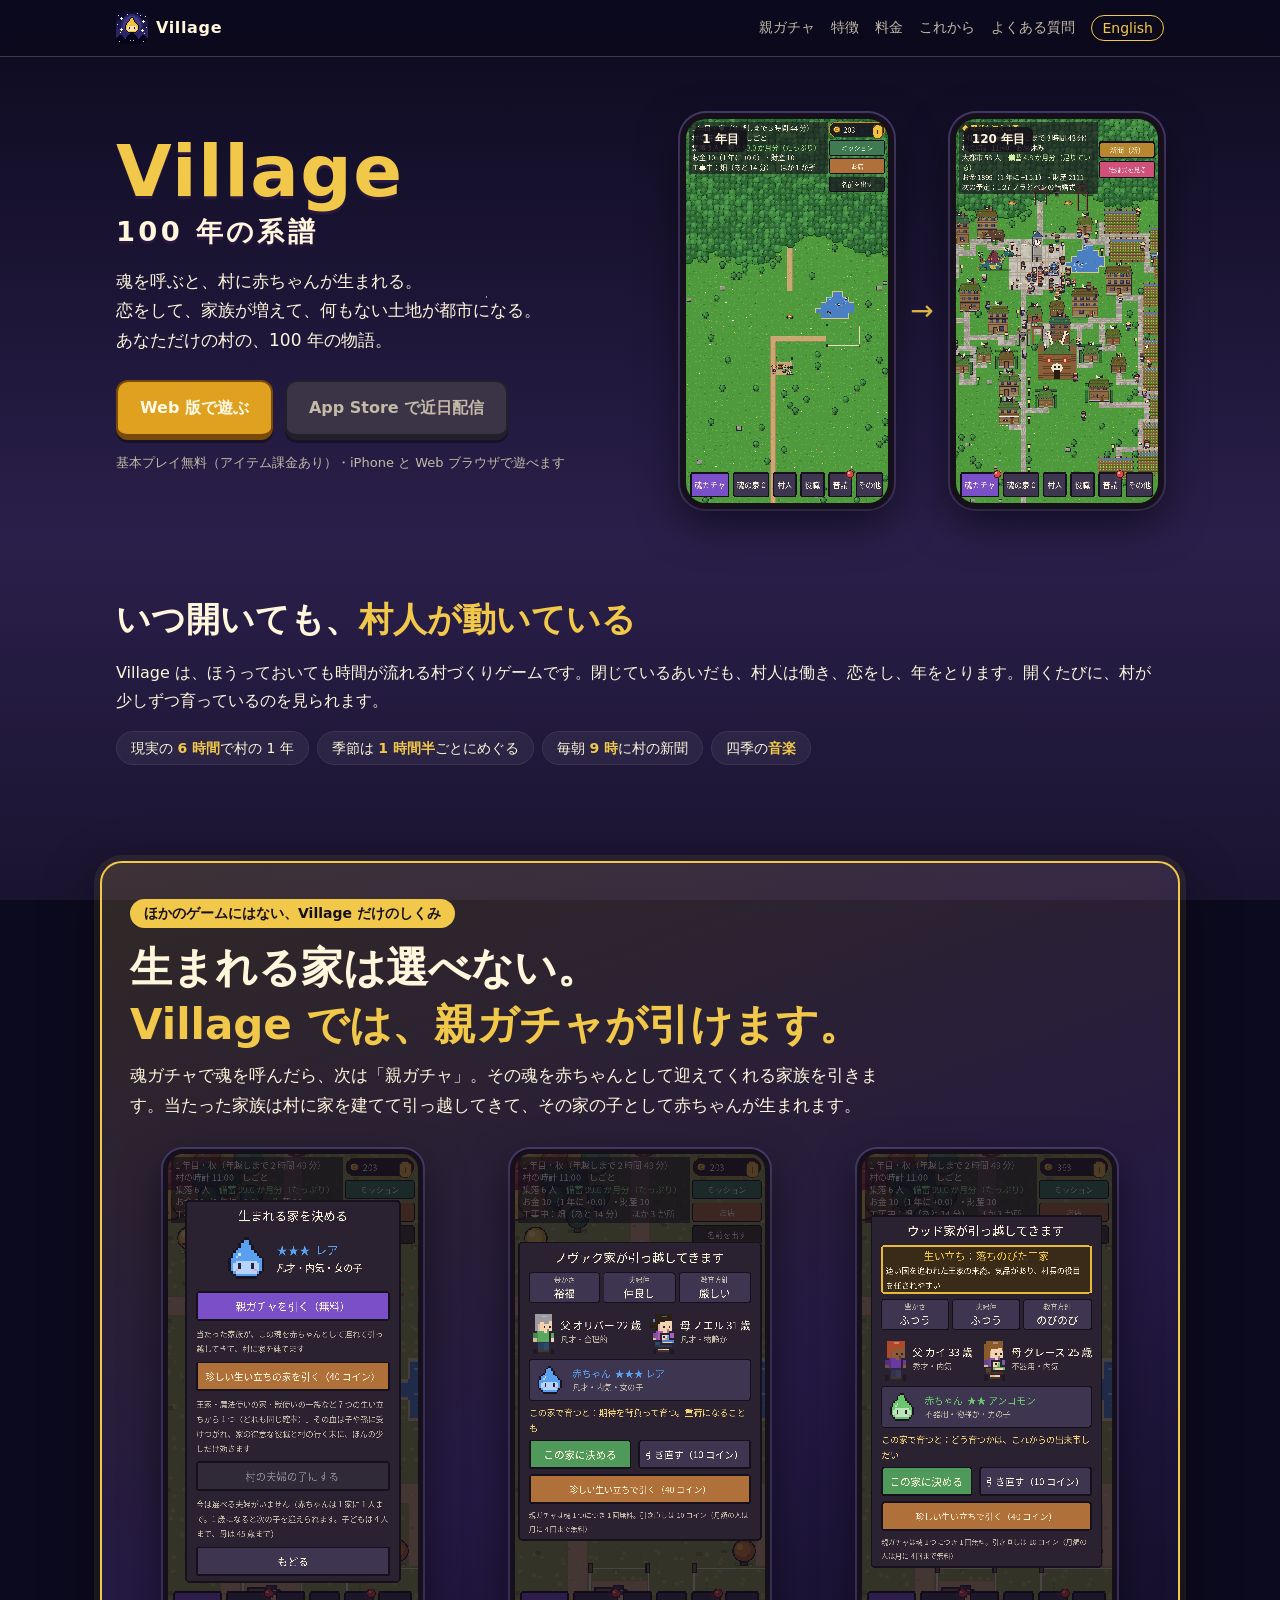
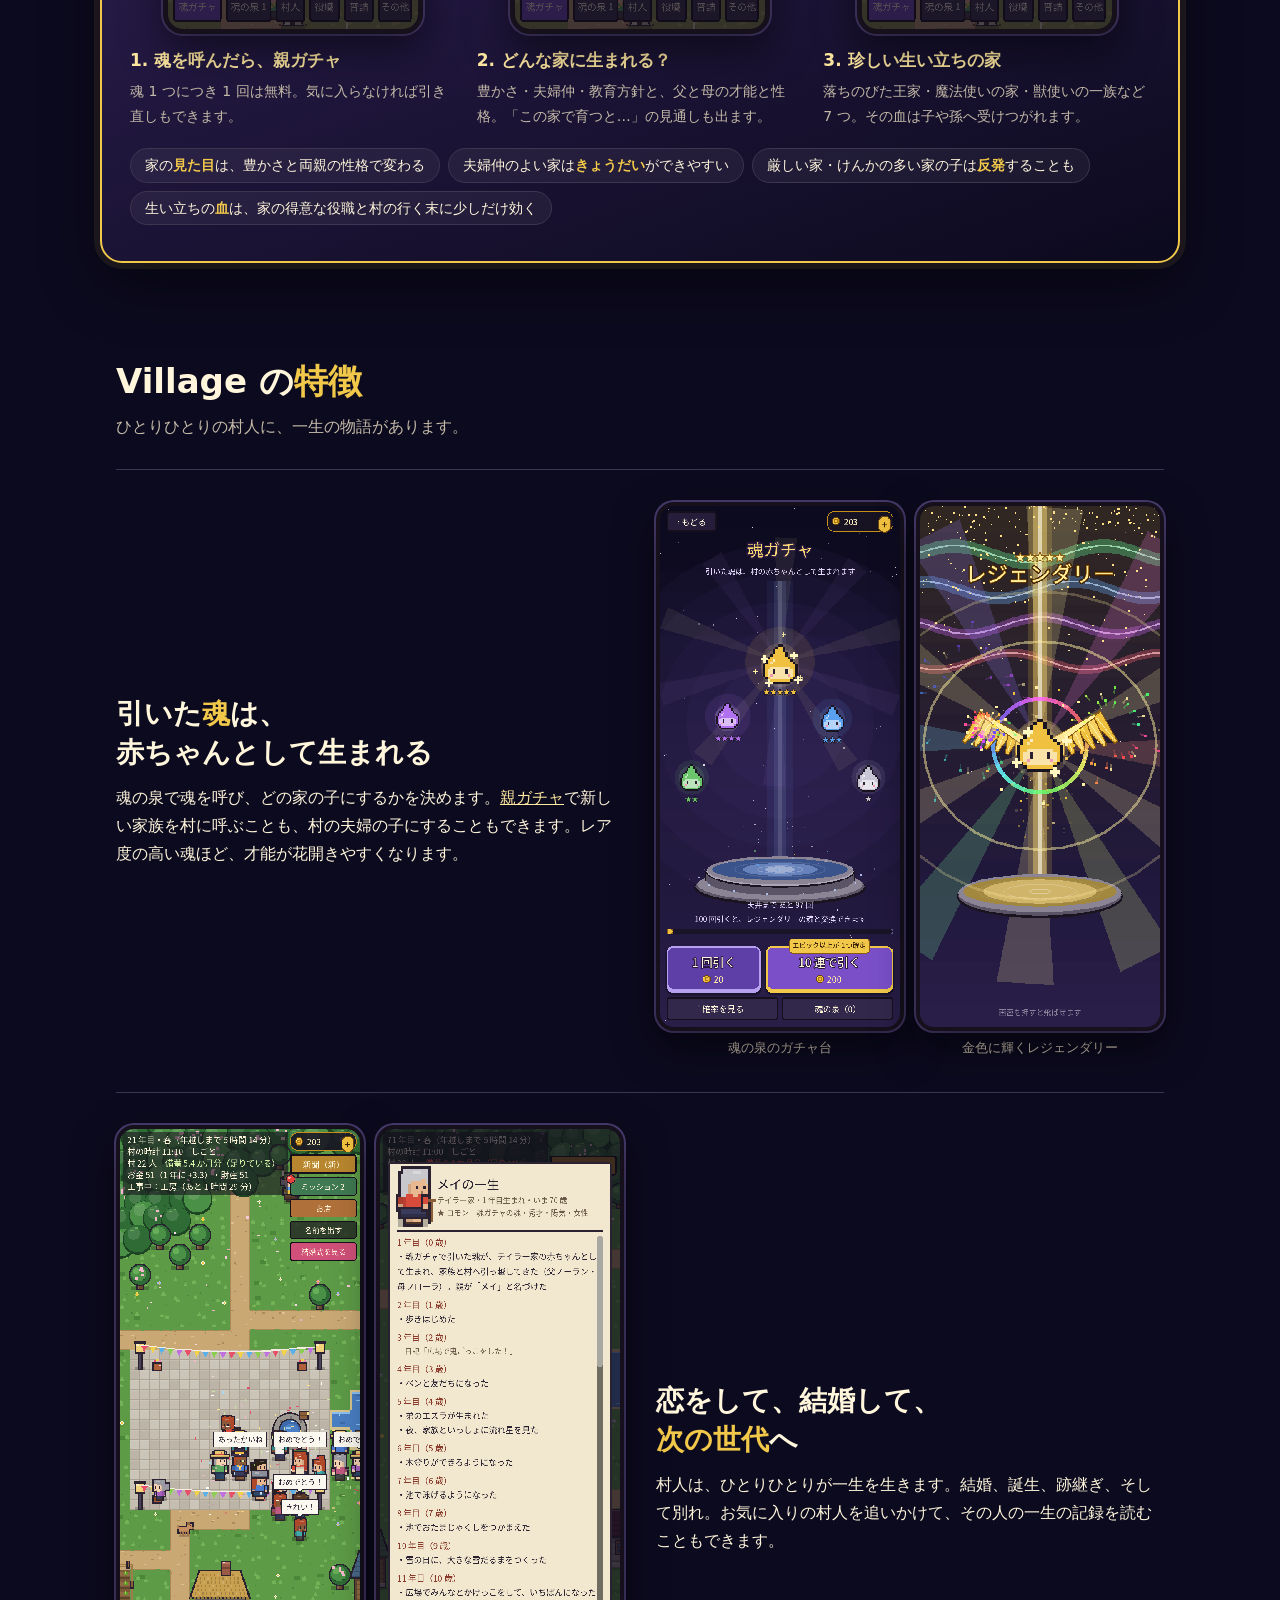
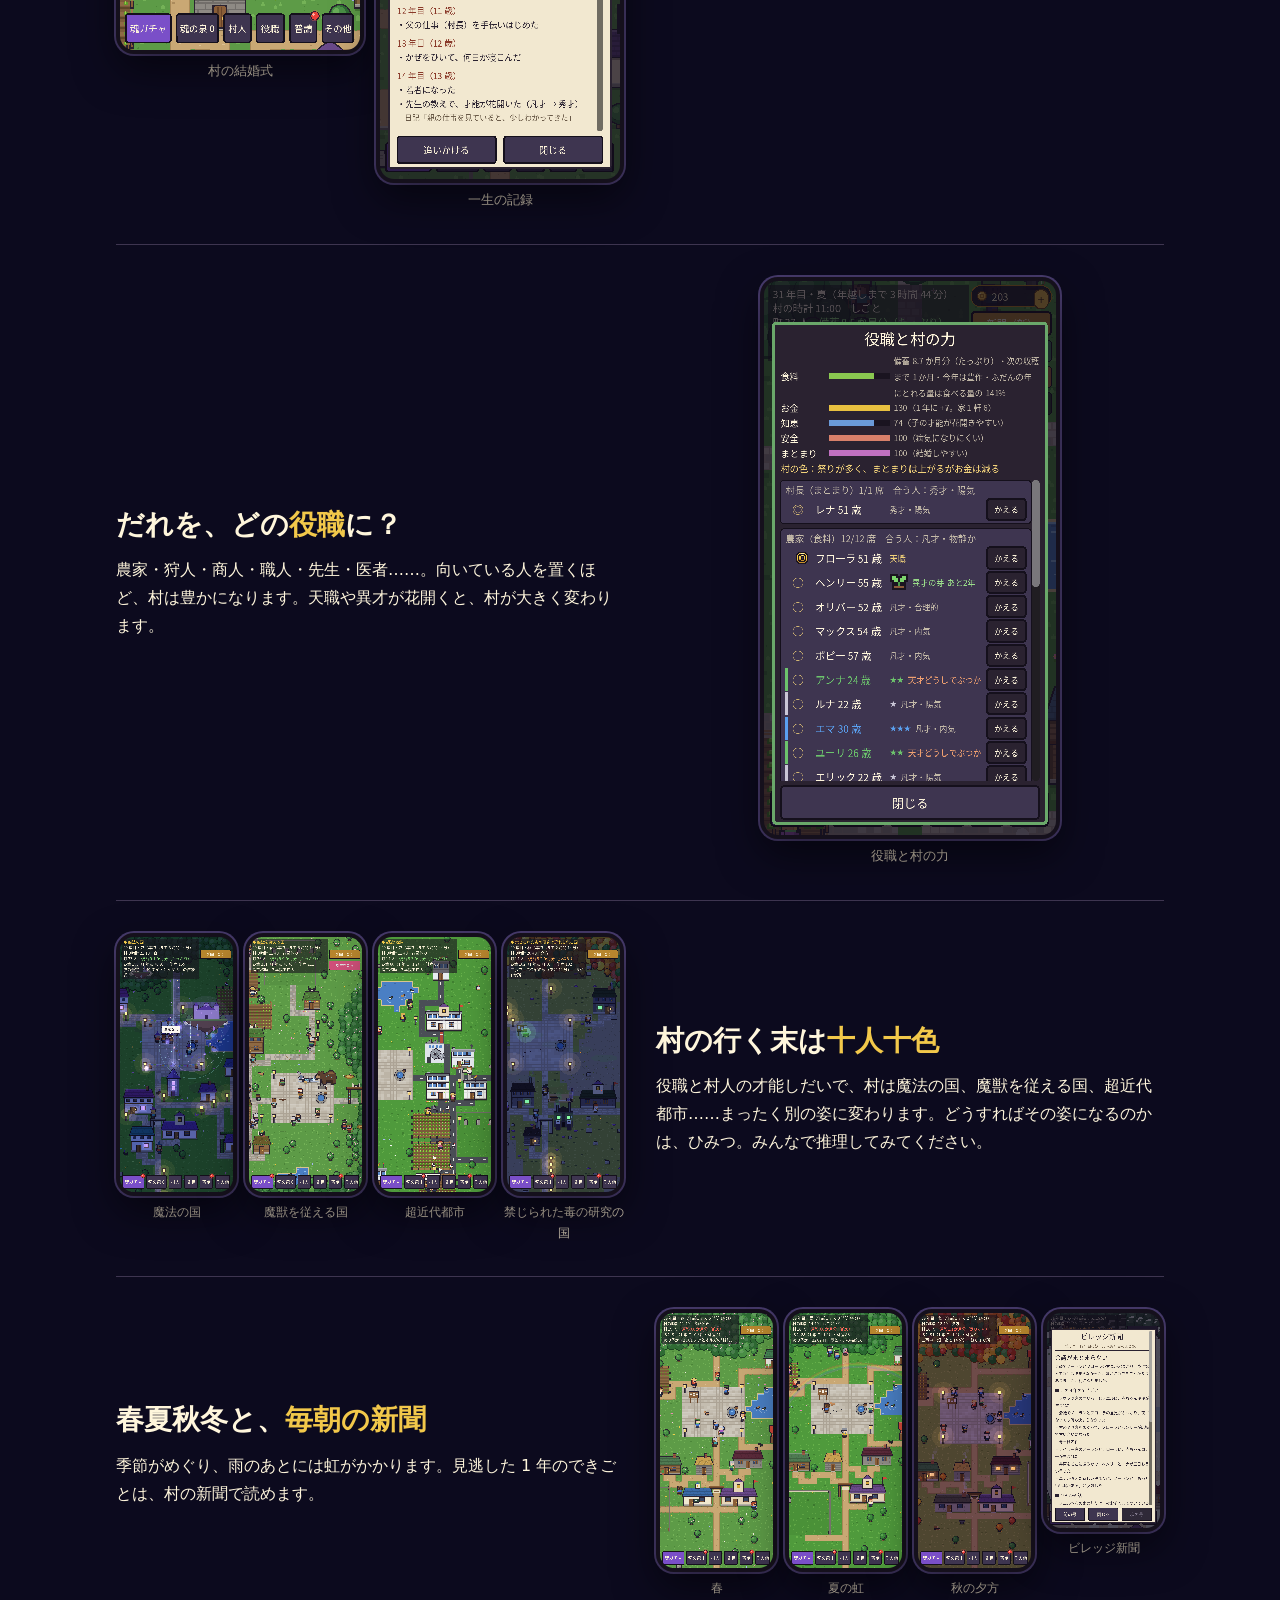
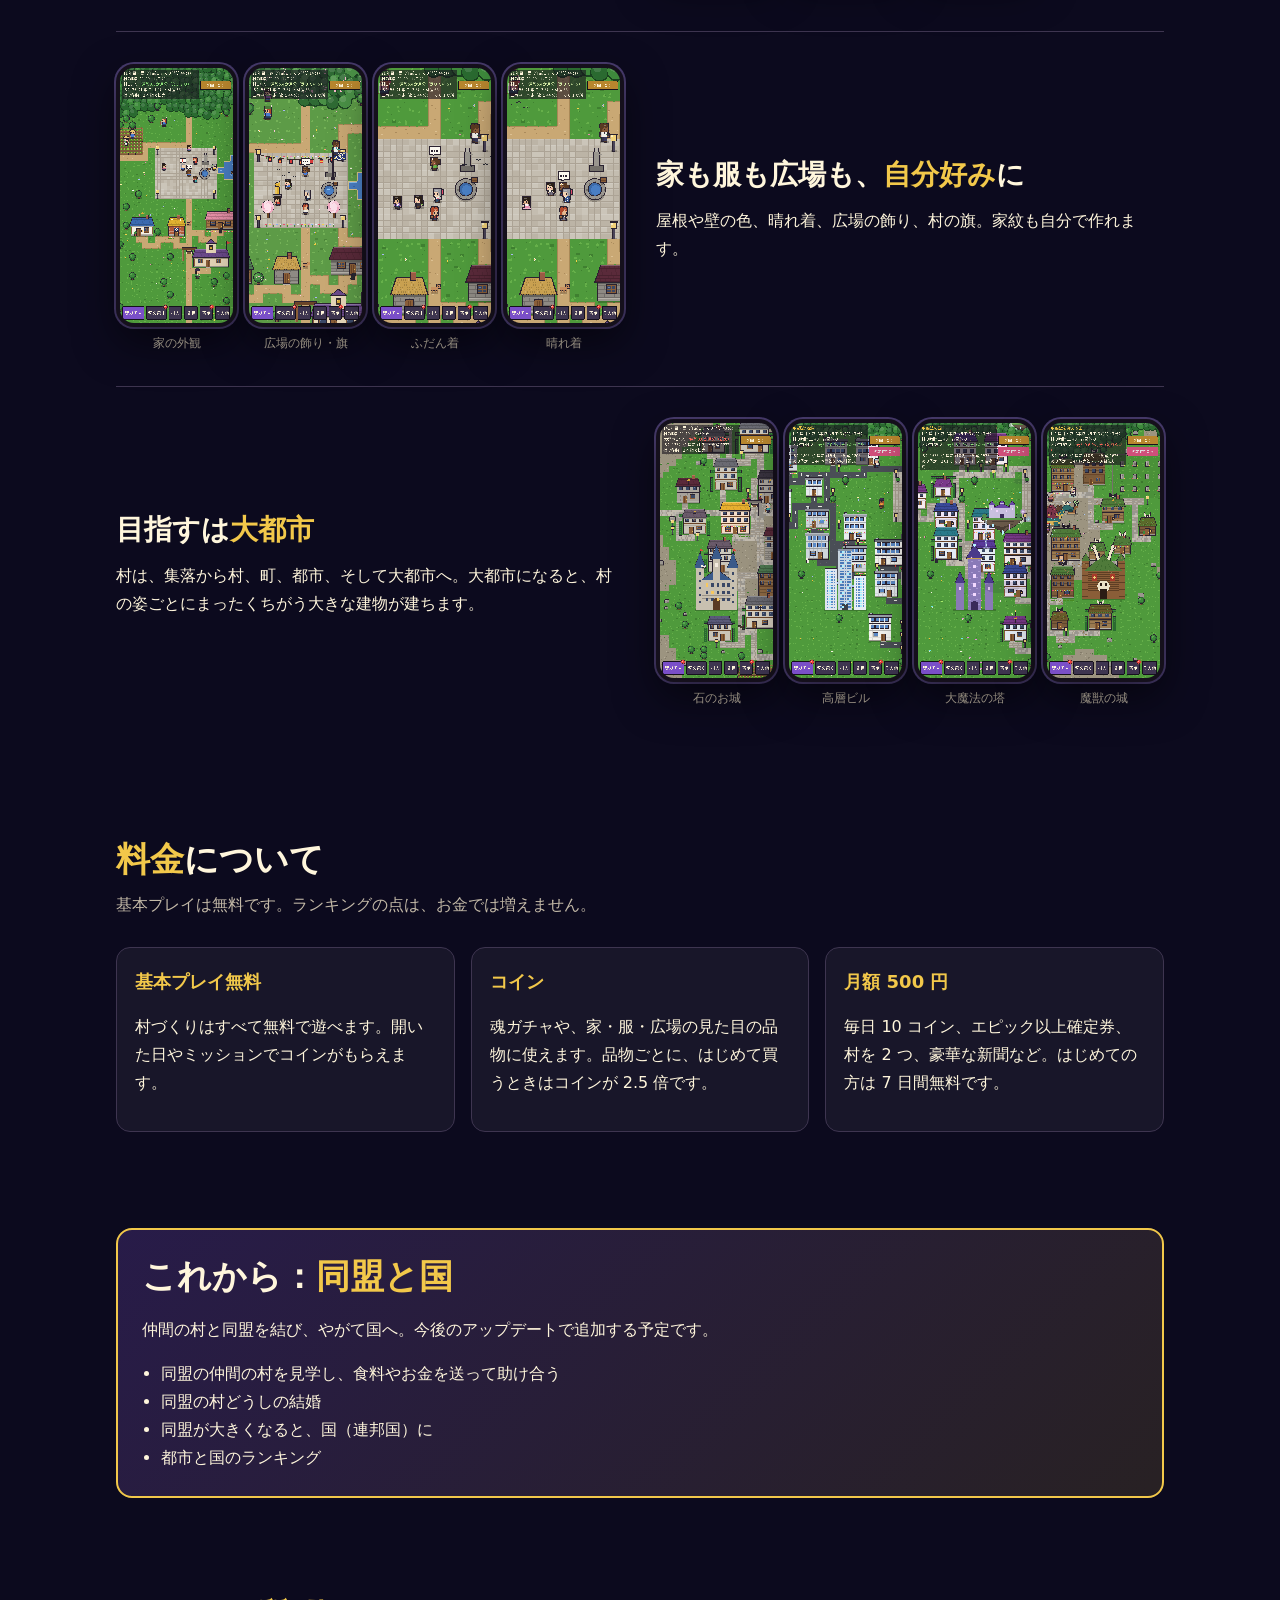
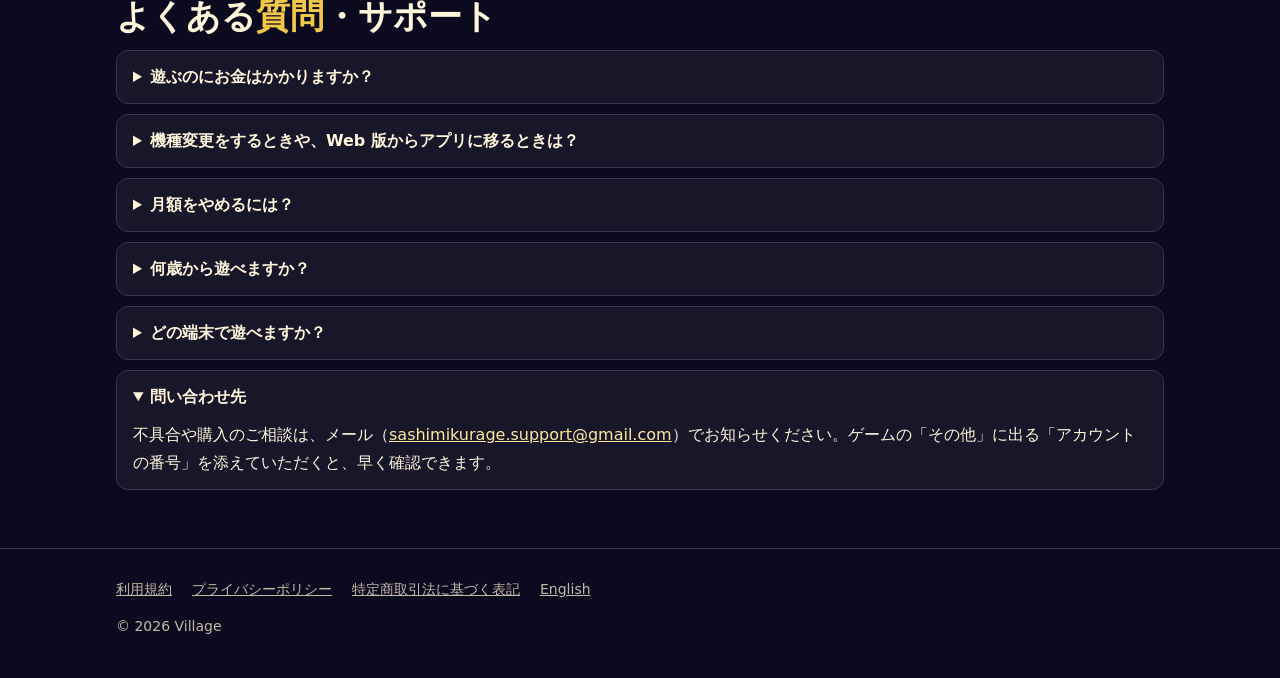
<file: index.html>
<!doctype html>
<html lang="ja">
<head>
<meta charset="utf-8">
<meta name="viewport" content="width=device-width, initial-scale=1">
<title>Village：100年の系譜 ｜ 魂を呼び、家族が育つ村づくり</title>
<meta name="description" content="魂を呼ぶと、村に赤ちゃんが生まれる。恋をして、家族が増えて、何もない土地が都市になる。いつ開いても村人が動いている、放置系の村づくりゲーム。">
<meta property="og:title" content="Village：100年の系譜">
<meta property="og:description" content="魂を呼び、家族が育ち、何もない土地が都市になる。あなただけの村の、100年の物語。">
<meta property="og:type" content="website">
<meta property="og:image" content="img/icon-512.png">
<meta name="twitter:card" content="summary">
<link rel="icon" href="img/favicon.png">
<link rel="apple-touch-icon" href="img/apple-touch-icon.png">
<link rel="alternate" hreflang="en" href="en/">
<link rel="stylesheet" href="style.css">
</head>
<body>
<header class="top">
  <div class="wrap">
    <a class="brand" href="#"><img class="pixel" src="img/icon-512.png" alt="">Village</a>
    <nav class="links">
      <a href="#oya">親ガチャ</a>
      <a href="#features">特徴</a>
      <a href="#price">料金</a>
      <a href="#soon">これから</a>
      <a href="#faq">よくある質問</a>
      <a class="lang" href="en/">English</a>
    </nav>
  </div>
</header>

<main>
  <section class="hero">
    <div class="wrap">
      <div>
        <h1>Village<small>100 年の系譜</small></h1>
        <p class="lead">魂を呼ぶと、村に赤ちゃんが生まれる。<br>恋をして、家族が増えて、何もない土地が都市になる。<br>あなただけの村の、100 年の物語。</p>
        <div class="cta">
          <a class="btn" href="https://tusesopeso.github.io/village-test/">Web 版で遊ぶ</a>
          <span class="btn soon">App Store で近日配信</span>
        </div>
        <p class="note">基本プレイ無料（アイテム課金あり）・iPhone と Web ブラウザで遊べます</p>
      </div>
      <div class="phones">
        <div class="phone"><img class="pixel" src="img/start_land.png" alt="何もない土地（1 年目）"><span class="tag">1 年目</span></div>
        <div class="arrow">→</div>
        <div class="phone"><img class="pixel" src="img/city_big.png" alt="大都市に育った村（120 年目）"><span class="tag">120 年目</span></div>
      </div>
    </div>
  </section>

  <section>
    <div class="wrap">
      <h2>いつ開いても、<em>村人が動いている</em></h2>
      <p>Village は、ほうっておいても時間が流れる村づくりゲームです。閉じているあいだも、村人は働き、恋をし、年をとります。開くたびに、村が少しずつ育っているのを見られます。</p>
      <div class="chips">
        <span class="chip">現実の <b>6 時間</b>で村の 1 年</span>
        <span class="chip">季節は <b>1 時間半</b>ごとにめぐる</span>
        <span class="chip">毎朝 <b>9 時</b>に村の新聞</span>
        <span class="chip">四季の<b>音楽</b></span>
      </div>
    </div>
  </section>

  <section id="oya" class="spotlight">
    <div class="wrap">
      <p class="eyebrow">ほかのゲームにはない、Village だけのしくみ</p>
      <h2>生まれる家は選べない。<br><em>Village では、親ガチャが引けます。</em></h2>
      <p class="sec-lead">魂ガチャで魂を呼んだら、次は「親ガチャ」。その魂を赤ちゃんとして迎えてくれる家族を引きます。当たった家族は村に家を建てて引っ越してきて、その家の子として赤ちゃんが生まれます。</p>
      <div class="steps">
        <figure>
          <div class="phone"><img class="pixel" src="img/birth_ja.png" alt="生まれる家を決める画面"></div>
          <figcaption><b>1. 魂を呼んだら、親ガチャ</b>魂 1 つにつき 1 回は無料。気に入らなければ引き直しもできます。</figcaption>
        </figure>
        <figure>
          <div class="phone"><img class="pixel" src="img/parent_ja.png" alt="親ガチャで当たった家族"></div>
          <figcaption><b>2. どんな家に生まれる？</b>豊かさ・夫婦仲・教育方針と、父と母の才能と性格。「この家で育つと…」の見通しも出ます。</figcaption>
        </figure>
        <figure>
          <div class="phone"><img class="pixel" src="img/origin_ja.png" alt="珍しい生い立ちの家（落ちのびた王家）"></div>
          <figcaption><b>3. 珍しい生い立ちの家</b>落ちのびた王家・魔法使いの家・獣使いの一族など 7 つ。その血は子や孫へ受けつがれます。</figcaption>
        </figure>
      </div>
      <div class="chips">
        <span class="chip">家の<b>見た目</b>は、豊かさと両親の性格で変わる</span>
        <span class="chip">夫婦仲のよい家は<b>きょうだい</b>ができやすい</span>
        <span class="chip">厳しい家・けんかの多い家の子は<b>反発</b>することも</span>
        <span class="chip">生い立ちの<b>血</b>は、家の得意な役職と村の行く末に少しだけ効く</span>
      </div>
    </div>
  </section>

  <section id="features">
    <div class="wrap">
      <h2>Village の<em>特徴</em></h2>
      <p class="sec-lead">ひとりひとりの村人に、一生の物語があります。</p>

      <div class="feature">
        <div class="text">
          <h3>引いた<em>魂</em>は、<br>赤ちゃんとして生まれる</h3>
          <p>魂の泉で魂を呼び、どの家の子にするかを決めます。<a href="#oya">親ガチャ</a>で新しい家族を村に呼ぶことも、村の夫婦の子にすることもできます。レア度の高い魂ほど、才能が花開きやすくなります。</p>
        </div>
        <div class="shots">
          <figure><div class="phone"><img class="pixel" src="img/gacha_ja.png" alt="魂ガチャのガチャ台"></div><figcaption>魂の泉のガチャ台</figcaption></figure>
          <figure><div class="phone"><img class="pixel" src="img/summon_tall.png" alt="レジェンダリーの魂"></div><figcaption>金色に輝くレジェンダリー</figcaption></figure>
        </div>
      </div>

      <div class="feature flip">
        <div class="text">
          <h3>恋をして、結婚して、<br><em>次の世代</em>へ</h3>
          <p>村人は、ひとりひとりが一生を生きます。結婚、誕生、跡継ぎ、そして別れ。お気に入りの村人を追いかけて、その人の一生の記録を読むこともできます。</p>
        </div>
        <div class="shots">
          <figure><div class="phone"><img class="pixel" src="img/wedding_tall.png" alt="村の結婚式"></div><figcaption>村の結婚式</figcaption></figure>
          <figure><div class="phone"><img class="pixel" src="img/life_tall.png" alt="村人の一生の記録"></div><figcaption>一生の記録</figcaption></figure>
        </div>
      </div>

      <div class="feature">
        <div class="text">
          <h3>だれを、どの<em>役職</em>に？</h3>
          <p>農家・狩人・商人・職人・先生・医者……。向いている人を置くほど、村は豊かになります。天職や異才が花開くと、村が大きく変わります。</p>
        </div>
        <div class="shots one">
          <figure><div class="phone"><img class="pixel" src="img/talents_ja.png" alt="役職と村の力"></div><figcaption>役職と村の力</figcaption></figure>
        </div>
      </div>

      <div class="feature flip">
        <div class="text">
          <h3>村の行く末は<em>十人十色</em></h3>
          <p>役職と村人の才能しだいで、村は魔法の国、魔獣を従える国、超近代都市……まったく別の姿に変わります。どうすればその姿になるのかは、ひみつ。みんなで推理してみてください。</p>
        </div>
        <div class="shots four">
          <figure><div class="phone"><img class="pixel" src="img/fate_magic.png" alt="魔法の国"></div><figcaption>魔法の国</figcaption></figure>
          <figure><div class="phone"><img class="pixel" src="img/fate_beast.png" alt="魔獣を従える国"></div><figcaption>魔獣を従える国</figcaption></figure>
          <figure><div class="phone"><img class="pixel" src="img/fate_modern.png" alt="超近代都市"></div><figcaption>超近代都市</figcaption></figure>
          <figure><div class="phone"><img class="pixel" src="img/fate_poison.png" alt="禁じられた毒の研究の国"></div><figcaption>禁じられた毒の研究の国</figcaption></figure>
        </div>
      </div>

      <div class="feature">
        <div class="text">
          <h3>春夏秋冬と、<em>毎朝の新聞</em></h3>
          <p>季節がめぐり、雨のあとには虹がかかります。見逃した 1 年のできごとは、村の新聞で読めます。</p>
        </div>
        <div class="shots four">
          <figure><div class="phone"><img class="pixel" src="img/sky_spring.png" alt="春の村"></div><figcaption>春</figcaption></figure>
          <figure><div class="phone"><img class="pixel" src="img/sky_rainbow.png" alt="夏の虹"></div><figcaption>夏の虹</figcaption></figure>
          <figure><div class="phone"><img class="pixel" src="img/sky_autumn.png" alt="秋の夕方"></div><figcaption>秋の夕方</figcaption></figure>
          <figure><div class="phone"><img class="pixel" src="img/news.png" alt="ビレッジ新聞"></div><figcaption>ビレッジ新聞</figcaption></figure>
        </div>
      </div>

      <div class="feature flip">
        <div class="text">
          <h3>家も服も広場も、<em>自分好み</em>に</h3>
          <p>屋根や壁の色、晴れ着、広場の飾り、村の旗。家紋も自分で作れます。</p>
        </div>
        <div class="shots four">
          <figure><div class="phone"><img class="pixel" src="img/house_look.png" alt="家の外観"></div><figcaption>家の外観</figcaption></figure>
          <figure><div class="phone"><img class="pixel" src="img/shop_look.png" alt="広場の飾りと旗"></div><figcaption>広場の飾り・旗</figcaption></figure>
          <figure><div class="phone"><img class="pixel" src="img/outfit.png" alt="ふだん着"></div><figcaption>ふだん着</figcaption></figure>
          <figure><div class="phone"><img class="pixel" src="img/haregi.png" alt="晴れ着"></div><figcaption>晴れ着</figcaption></figure>
        </div>
      </div>

      <div class="feature">
        <div class="text">
          <h3>目指すは<em>大都市</em></h3>
          <p>村は、集落から村、町、都市、そして大都市へ。大都市になると、村の姿ごとにまったくちがう大きな建物が建ちます。</p>
        </div>
        <div class="shots four">
          <figure><div class="phone"><img class="pixel" src="img/metro_castle.png" alt="石のお城"></div><figcaption>石のお城</figcaption></figure>
          <figure><div class="phone"><img class="pixel" src="img/metro_towers.png" alt="高層ビル"></div><figcaption>高層ビル</figcaption></figure>
          <figure><div class="phone"><img class="pixel" src="img/metro_magic.png" alt="大魔法の塔"></div><figcaption>大魔法の塔</figcaption></figure>
          <figure><div class="phone"><img class="pixel" src="img/metro_beast.png" alt="魔獣の城"></div><figcaption>魔獣の城</figcaption></figure>
        </div>
      </div>
    </div>
  </section>

  <section id="price">
    <div class="wrap">
      <h2><em>料金</em>について</h2>
      <p class="sec-lead">基本プレイは無料です。ランキングの点は、お金では増えません。</p>
      <div class="price">
        <div class="card"><h3>基本プレイ無料</h3><p>村づくりはすべて無料で遊べます。開いた日やミッションでコインがもらえます。</p></div>
        <div class="card"><h3>コイン</h3><p>魂ガチャや、家・服・広場の見た目の品物に使えます。品物ごとに、はじめて買うときはコインが 2.5 倍です。</p></div>
        <div class="card"><h3>月額 500 円</h3><p>毎日 10 コイン、エピック以上確定券、村を 2 つ、豪華な新聞など。はじめての方は 7 日間無料です。</p></div>
      </div>
    </div>
  </section>

  <section id="soon">
    <div class="wrap">
      <div class="soon-box">
        <h2>これから：<em>同盟と国</em></h2>
        <p>仲間の村と同盟を結び、やがて国へ。今後のアップデートで追加する予定です。</p>
        <ul>
          <li>同盟の仲間の村を見学し、食料やお金を送って助け合う</li>
          <li>同盟の村どうしの結婚</li>
          <li>同盟が大きくなると、国（連邦国）に</li>
          <li>都市と国のランキング</li>
        </ul>
      </div>
    </div>
  </section>

  <section id="faq">
    <div class="wrap">
      <h2>よくある<em>質問</em>・サポート</h2>
      <details>
        <summary>遊ぶのにお金はかかりますか？</summary>
        <p>基本プレイは無料です。コイン（魂ガチャ・見た目の品物）と月額（500 円。はじめての方は 7 日間無料）は有料です。</p>
      </details>
      <details>
        <summary>機種変更をするときや、Web 版からアプリに移るときは？</summary>
        <p>ゲームの「その他」→「引き継ぎ（機種変更）」で、合言葉を決めて引き継ぎコードを作ります。新しい端末でそのコードと合言葉を入れると、村・コイン・月額がそのまま移ります。</p>
      </details>
      <details>
        <summary>月額をやめるには？</summary>
        <p>iPhone のアプリで申しこんだときは、iPhone の「設定」→ 自分の名前 →「サブスクリプション」からやめられます。Web 版で申しこんだときは、ゲームの「月額（サポーター）」の画面の「申しこみの確認・変更・解約」からやめられます。やめても、支払い済みの期間の終わりまで特典を使えます。</p>
      </details>
      <details>
        <summary>何歳から遊べますか？</summary>
        <p>13 歳以上の方を対象にしています。18 歳未満の方は、保護者の方の同意を得てからご購入ください（1 か月に購入できる金額の上限があります）。</p>
      </details>
      <details>
        <summary>どの端末で遊べますか？</summary>
        <p>iPhone（App Store で近日配信）と、Web ブラウザ（Safari・Chrome など）で遊べます。Android のアプリは準備中です。</p>
      </details>
      <details open>
        <summary>問い合わせ先</summary>
        <p>不具合や購入のご相談は、メール（<a href="mailto:sashimikurage.support@gmail.com">sashimikurage.support@gmail.com</a>）でお知らせください。ゲームの「その他」に出る「アカウントの番号」を添えていただくと、早く確認できます。</p>
      </details>
    </div>
  </section>
</main>

<footer>
  <div class="wrap">
    <div class="links">
      <a href="https://tusesopeso.github.io/village-test/terms.html">利用規約</a>
      <a href="https://tusesopeso.github.io/village-test/privacy.html">プライバシーポリシー</a>
      <a href="https://tusesopeso.github.io/village-test/tokushoho.html">特定商取引法に基づく表記</a>
      <a href="en/">English</a>
    </div>
    <div>© 2026 Village</div>
  </div>
</footer>
</body>
</html>
</file>
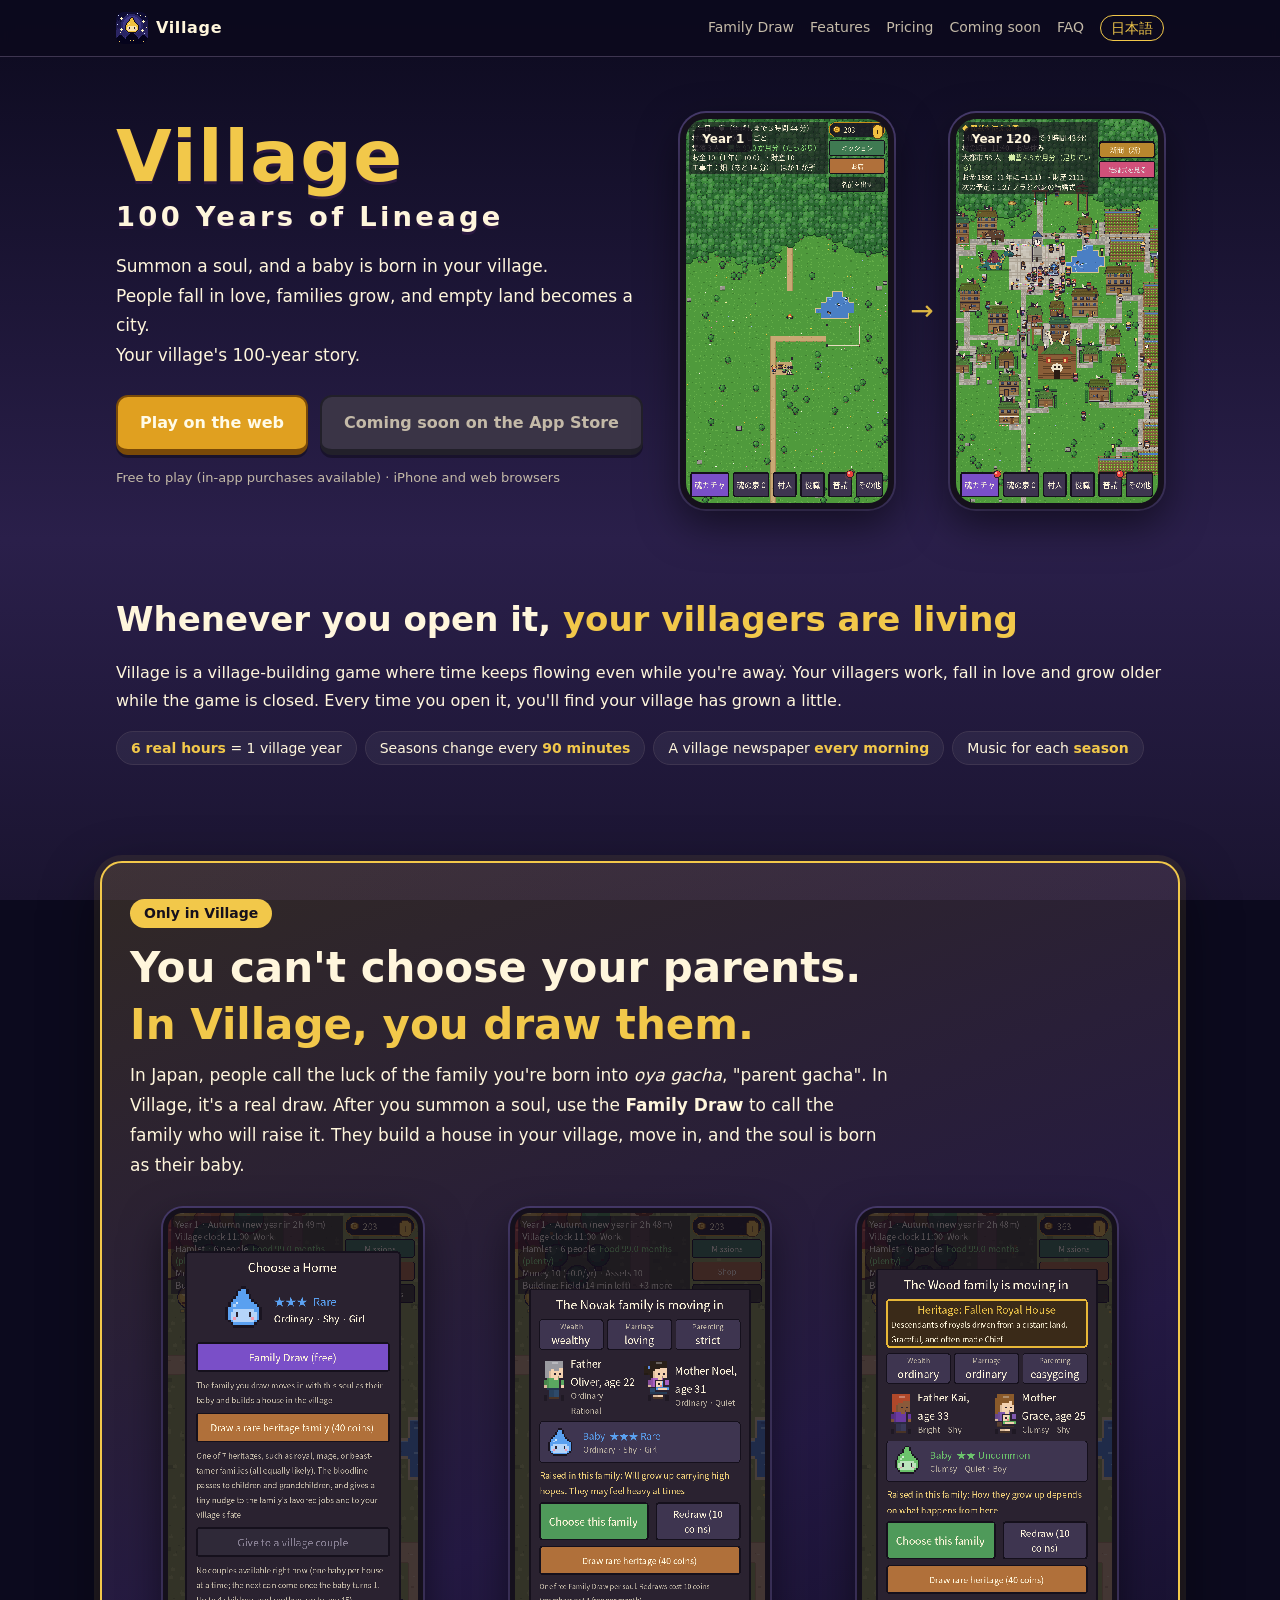
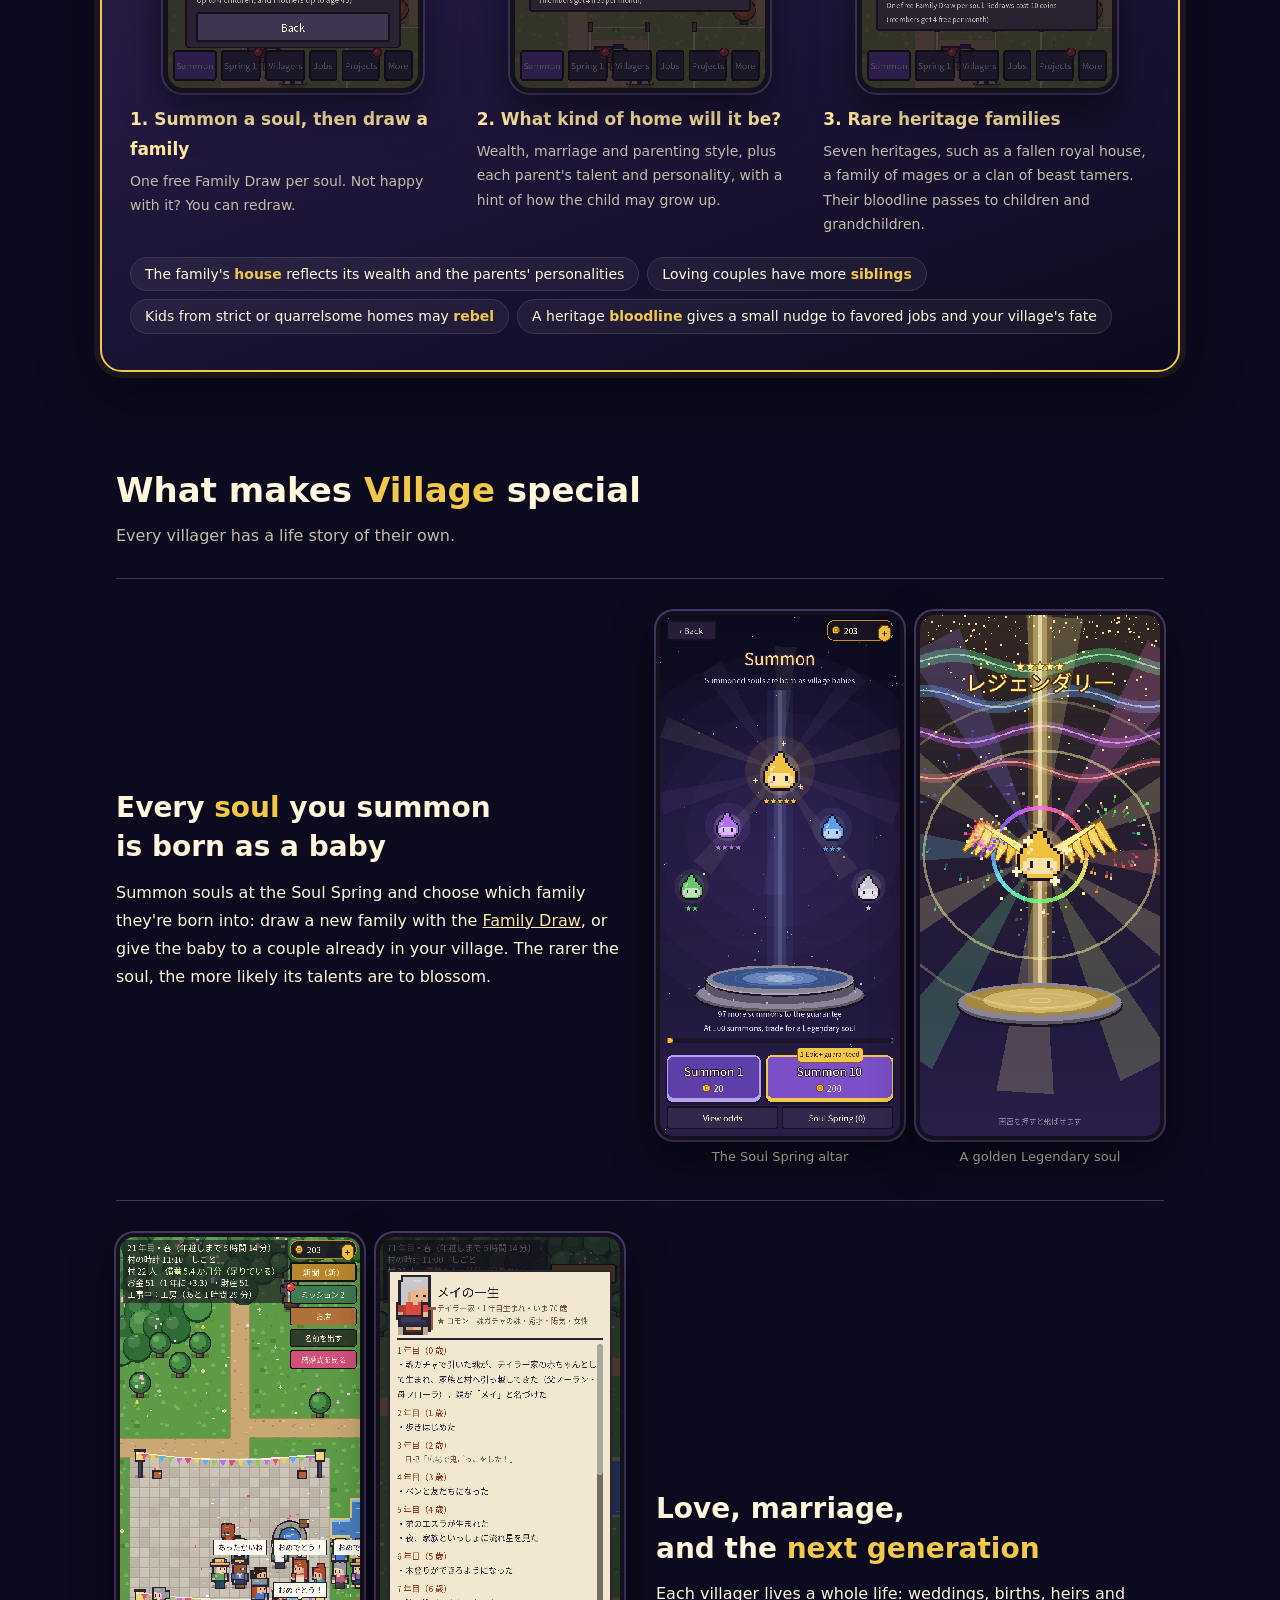
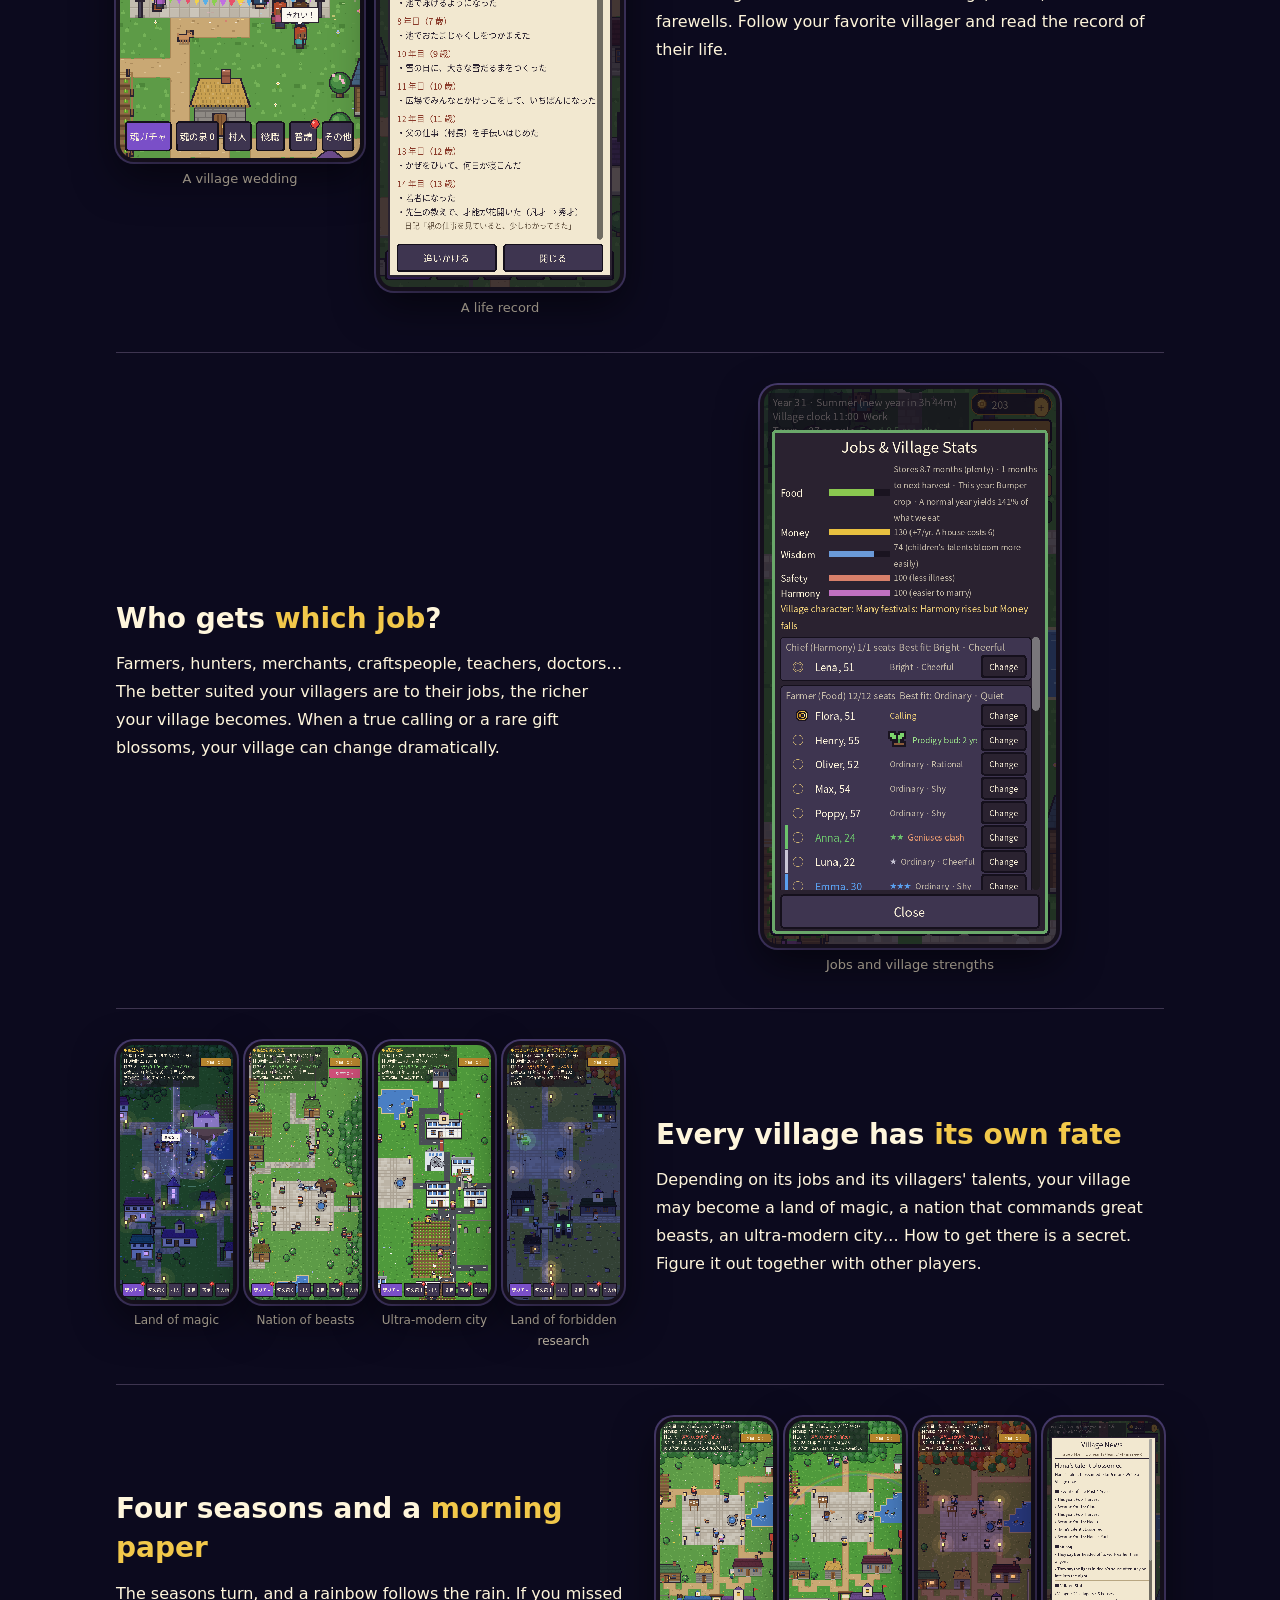
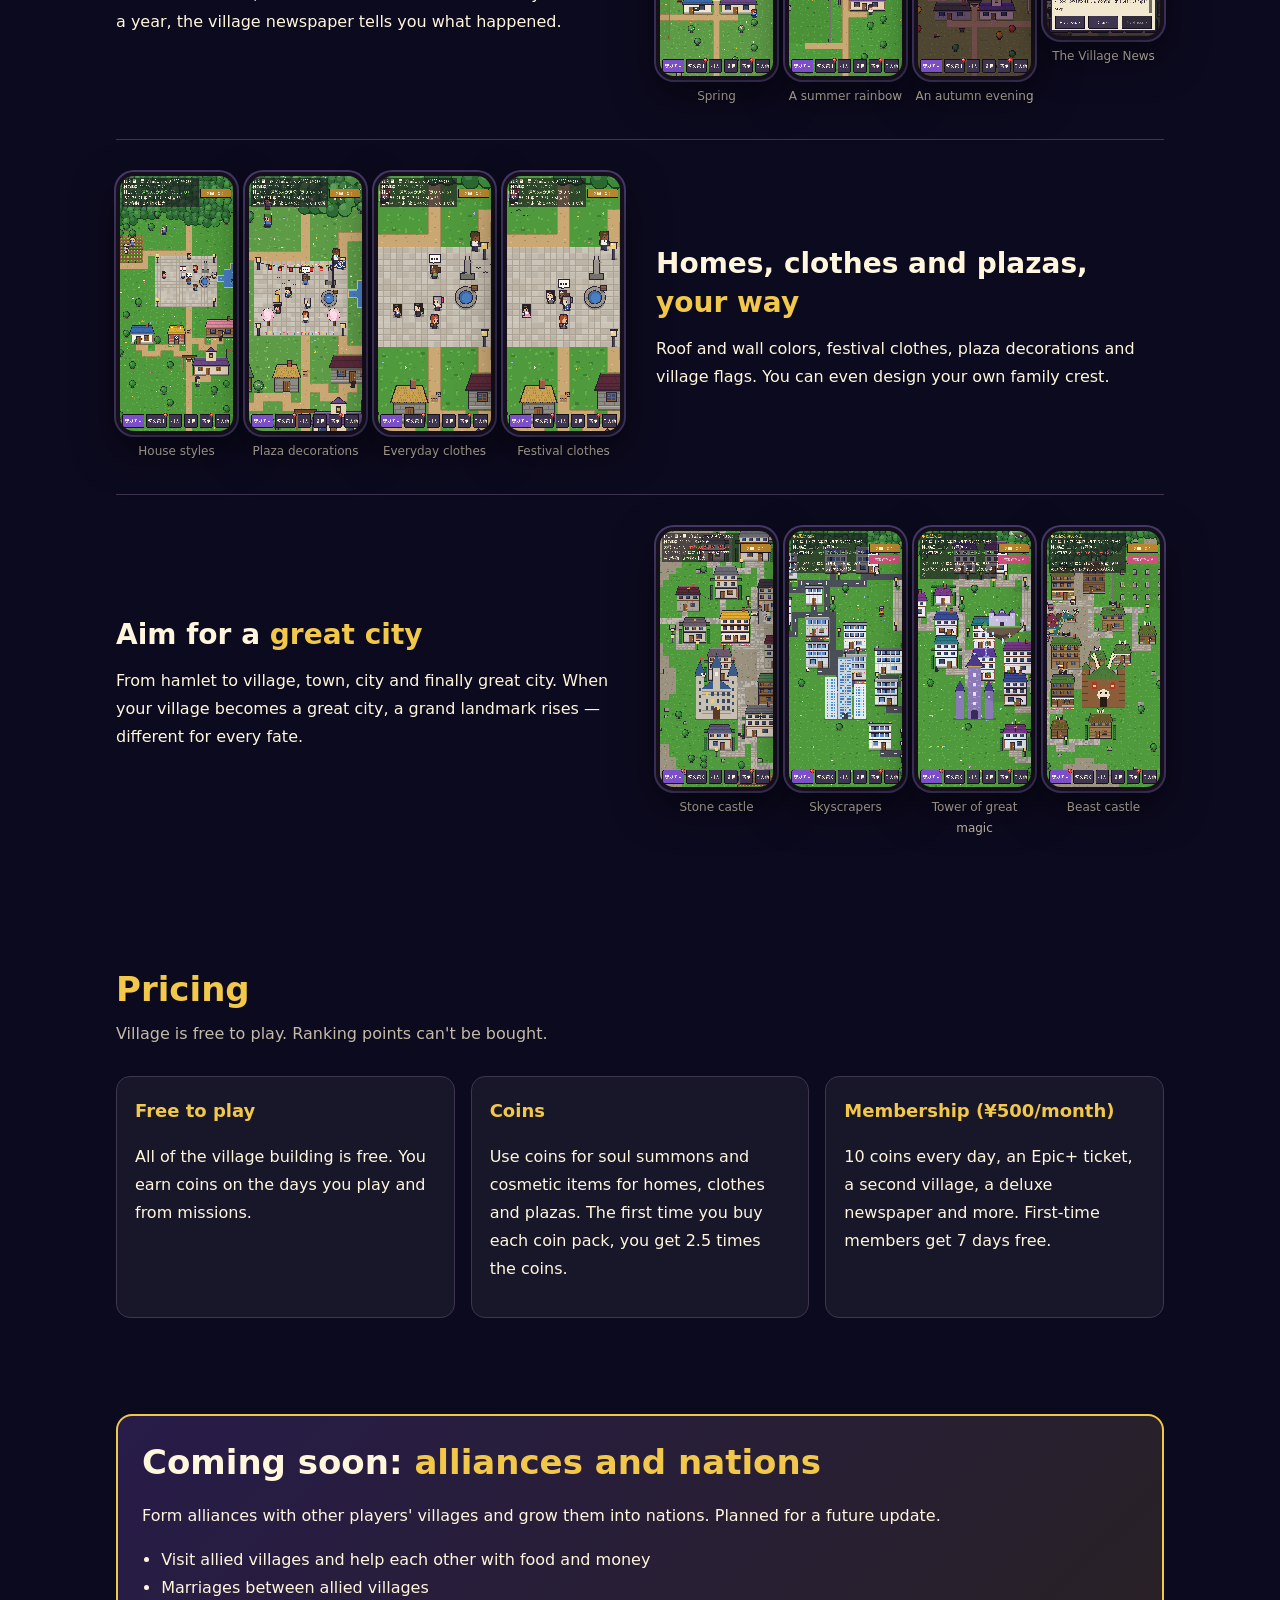
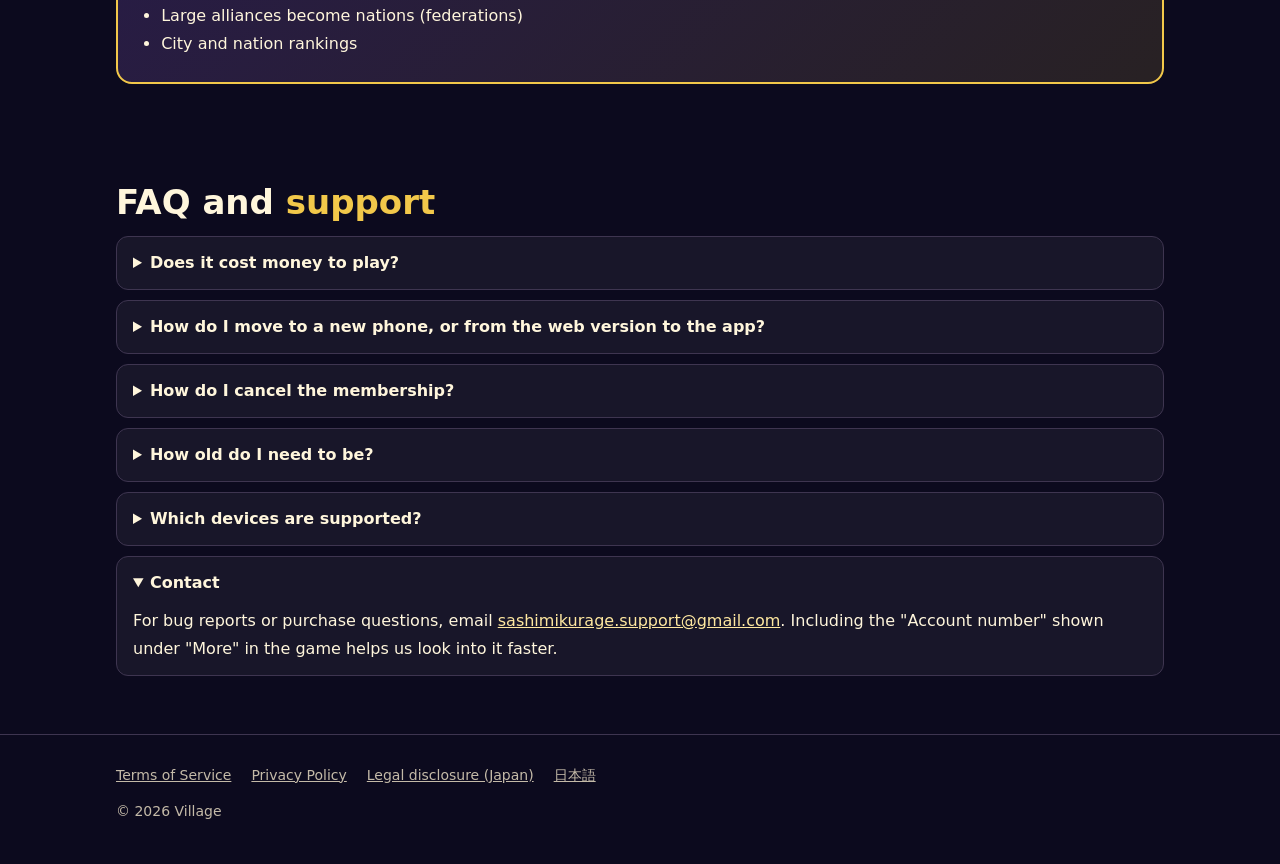
<file: en/index.html>
<!doctype html>
<html lang="en">
<head>
<meta charset="utf-8">
<meta name="viewport" content="width=device-width, initial-scale=1">
<title>Village: 100 Years of Lineage | Summon souls, raise families, grow a village</title>
<meta name="description" content="Summon a soul and a baby is born in your village. People fall in love, families grow, and empty land becomes a city. An idle village-building game where villagers are always living their lives.">
<meta property="og:title" content="Village: 100 Years of Lineage">
<meta property="og:description" content="Summon souls, raise families, and watch empty land grow into a city. Your village's 100-year story.">
<meta property="og:type" content="website">
<meta property="og:image" content="../img/icon-512.png">
<meta name="twitter:card" content="summary">
<link rel="icon" href="../img/favicon.png">
<link rel="apple-touch-icon" href="../img/apple-touch-icon.png">
<link rel="alternate" hreflang="ja" href="../">
<link rel="stylesheet" href="../style.css">
</head>
<body>
<header class="top">
  <div class="wrap">
    <a class="brand" href="#"><img class="pixel" src="../img/icon-512.png" alt="">Village</a>
    <nav class="links">
      <a href="#family-draw">Family Draw</a>
      <a href="#features">Features</a>
      <a href="#price">Pricing</a>
      <a href="#soon">Coming soon</a>
      <a href="#faq">FAQ</a>
      <a class="lang" href="../">日本語</a>
    </nav>
  </div>
</header>

<main>
  <section class="hero">
    <div class="wrap">
      <div>
        <h1>Village<small>100 Years of Lineage</small></h1>
        <p class="lead">Summon a soul, and a baby is born in your village.<br>People fall in love, families grow, and empty land becomes a city.<br>Your village's 100-year story.</p>
        <div class="cta">
          <a class="btn" href="https://tusesopeso.github.io/village-test/">Play on the web</a>
          <span class="btn soon">Coming soon on the App Store</span>
        </div>
        <p class="note">Free to play (in-app purchases available) · iPhone and web browsers</p>
      </div>
      <div class="phones">
        <div class="phone"><img class="pixel" src="../img/start_land.png" alt="Empty land in year 1"><span class="tag">Year 1</span></div>
        <div class="arrow">→</div>
        <div class="phone"><img class="pixel" src="../img/city_big.png" alt="A great city in year 120"><span class="tag">Year 120</span></div>
      </div>
    </div>
  </section>

  <section>
    <div class="wrap">
      <h2>Whenever you open it, <em>your villagers are living</em></h2>
      <p>Village is a village-building game where time keeps flowing even while you're away. Your villagers work, fall in love and grow older while the game is closed. Every time you open it, you'll find your village has grown a little.</p>
      <div class="chips">
        <span class="chip"><b>6 real hours</b> = 1 village year</span>
        <span class="chip">Seasons change every <b>90 minutes</b></span>
        <span class="chip">A village newspaper <b>every morning</b></span>
        <span class="chip">Music for each <b>season</b></span>
      </div>
    </div>
  </section>

  <section id="family-draw" class="spotlight">
    <div class="wrap">
      <p class="eyebrow">Only in Village</p>
      <h2>You can't choose your parents.<br><em>In Village, you draw them.</em></h2>
      <p class="sec-lead">In Japan, people call the luck of the family you're born into <i>oya gacha</i>, "parent gacha". In Village, it's a real draw. After you summon a soul, use the <b>Family Draw</b> to call the family who will raise it. They build a house in your village, move in, and the soul is born as their baby.</p>
      <div class="steps">
        <figure>
          <div class="phone"><img class="pixel" src="../img/birth_en.png" alt="Choosing a home for a soul"></div>
          <figcaption><b>1. Summon a soul, then draw a family</b>One free Family Draw per soul. Not happy with it? You can redraw.</figcaption>
        </figure>
        <figure>
          <div class="phone"><img class="pixel" src="../img/parent_en.png" alt="The family you drew"></div>
          <figcaption><b>2. What kind of home will it be?</b>Wealth, marriage and parenting style, plus each parent's talent and personality, with a hint of how the child may grow up.</figcaption>
        </figure>
        <figure>
          <div class="phone"><img class="pixel" src="../img/origin_en.png" alt="A rare heritage family: Fallen Royal House"></div>
          <figcaption><b>3. Rare heritage families</b>Seven heritages, such as a fallen royal house, a family of mages or a clan of beast tamers. Their bloodline passes to children and grandchildren.</figcaption>
        </figure>
      </div>
      <div class="chips">
        <span class="chip">The family's <b>house</b> reflects its wealth and the parents' personalities</span>
        <span class="chip">Loving couples have more <b>siblings</b></span>
        <span class="chip">Kids from strict or quarrelsome homes may <b>rebel</b></span>
        <span class="chip">A heritage <b>bloodline</b> gives a small nudge to favored jobs and your village's fate</span>
      </div>
    </div>
  </section>

  <section id="features">
    <div class="wrap">
      <h2>What makes <em>Village</em> special</h2>
      <p class="sec-lead">Every villager has a life story of their own.</p>

      <div class="feature">
        <div class="text">
          <h3>Every <em>soul</em> you summon<br>is born as a baby</h3>
          <p>Summon souls at the Soul Spring and choose which family they're born into: draw a new family with the <a href="#family-draw">Family Draw</a>, or give the baby to a couple already in your village. The rarer the soul, the more likely its talents are to blossom.</p>
        </div>
        <div class="shots">
          <figure><div class="phone"><img class="pixel" src="../img/gacha_en.png" alt="The Soul Spring summon altar"></div><figcaption>The Soul Spring altar</figcaption></figure>
          <figure><div class="phone"><img class="pixel" src="../img/summon_tall.png" alt="A Legendary soul"></div><figcaption>A golden Legendary soul</figcaption></figure>
        </div>
      </div>

      <div class="feature flip">
        <div class="text">
          <h3>Love, marriage,<br>and the <em>next generation</em></h3>
          <p>Each villager lives a whole life: weddings, births, heirs and farewells. Follow your favorite villager and read the record of their life.</p>
        </div>
        <div class="shots">
          <figure><div class="phone"><img class="pixel" src="../img/wedding_tall.png" alt="A village wedding"></div><figcaption>A village wedding</figcaption></figure>
          <figure><div class="phone"><img class="pixel" src="../img/life_tall.png" alt="A villager's life record"></div><figcaption>A life record</figcaption></figure>
        </div>
      </div>

      <div class="feature">
        <div class="text">
          <h3>Who gets <em>which job</em>?</h3>
          <p>Farmers, hunters, merchants, craftspeople, teachers, doctors… The better suited your villagers are to their jobs, the richer your village becomes. When a true calling or a rare gift blossoms, your village can change dramatically.</p>
        </div>
        <div class="shots one">
          <figure><div class="phone"><img class="pixel" src="../img/talents_en.png" alt="Jobs and village strengths"></div><figcaption>Jobs and village strengths</figcaption></figure>
        </div>
      </div>

      <div class="feature flip">
        <div class="text">
          <h3>Every village has <em>its own fate</em></h3>
          <p>Depending on its jobs and its villagers' talents, your village may become a land of magic, a nation that commands great beasts, an ultra-modern city… How to get there is a secret. Figure it out together with other players.</p>
        </div>
        <div class="shots four">
          <figure><div class="phone"><img class="pixel" src="../img/fate_magic.png" alt="Land of magic"></div><figcaption>Land of magic</figcaption></figure>
          <figure><div class="phone"><img class="pixel" src="../img/fate_beast.png" alt="Nation of beasts"></div><figcaption>Nation of beasts</figcaption></figure>
          <figure><div class="phone"><img class="pixel" src="../img/fate_modern.png" alt="Ultra-modern city"></div><figcaption>Ultra-modern city</figcaption></figure>
          <figure><div class="phone"><img class="pixel" src="../img/fate_poison.png" alt="Land of forbidden research"></div><figcaption>Land of forbidden research</figcaption></figure>
        </div>
      </div>

      <div class="feature">
        <div class="text">
          <h3>Four seasons and a <em>morning paper</em></h3>
          <p>The seasons turn, and a rainbow follows the rain. If you missed a year, the village newspaper tells you what happened.</p>
        </div>
        <div class="shots four">
          <figure><div class="phone"><img class="pixel" src="../img/sky_spring.png" alt="Spring"></div><figcaption>Spring</figcaption></figure>
          <figure><div class="phone"><img class="pixel" src="../img/sky_rainbow.png" alt="A summer rainbow"></div><figcaption>A summer rainbow</figcaption></figure>
          <figure><div class="phone"><img class="pixel" src="../img/sky_autumn.png" alt="An autumn evening"></div><figcaption>An autumn evening</figcaption></figure>
          <figure><div class="phone"><img class="pixel" src="../img/news_en.png" alt="The Village News"></div><figcaption>The Village News</figcaption></figure>
        </div>
      </div>

      <div class="feature flip">
        <div class="text">
          <h3>Homes, clothes and plazas, <em>your way</em></h3>
          <p>Roof and wall colors, festival clothes, plaza decorations and village flags. You can even design your own family crest.</p>
        </div>
        <div class="shots four">
          <figure><div class="phone"><img class="pixel" src="../img/house_look.png" alt="House styles"></div><figcaption>House styles</figcaption></figure>
          <figure><div class="phone"><img class="pixel" src="../img/shop_look.png" alt="Plaza decorations and a flag"></div><figcaption>Plaza decorations</figcaption></figure>
          <figure><div class="phone"><img class="pixel" src="../img/outfit.png" alt="Everyday clothes"></div><figcaption>Everyday clothes</figcaption></figure>
          <figure><div class="phone"><img class="pixel" src="../img/haregi.png" alt="Festival clothes"></div><figcaption>Festival clothes</figcaption></figure>
        </div>
      </div>

      <div class="feature">
        <div class="text">
          <h3>Aim for a <em>great city</em></h3>
          <p>From hamlet to village, town, city and finally great city. When your village becomes a great city, a grand landmark rises — different for every fate.</p>
        </div>
        <div class="shots four">
          <figure><div class="phone"><img class="pixel" src="../img/metro_castle.png" alt="Stone castle"></div><figcaption>Stone castle</figcaption></figure>
          <figure><div class="phone"><img class="pixel" src="../img/metro_towers.png" alt="Skyscrapers"></div><figcaption>Skyscrapers</figcaption></figure>
          <figure><div class="phone"><img class="pixel" src="../img/metro_magic.png" alt="Tower of great magic"></div><figcaption>Tower of great magic</figcaption></figure>
          <figure><div class="phone"><img class="pixel" src="../img/metro_beast.png" alt="Beast castle"></div><figcaption>Beast castle</figcaption></figure>
        </div>
      </div>
    </div>
  </section>

  <section id="price">
    <div class="wrap">
      <h2><em>Pricing</em></h2>
      <p class="sec-lead">Village is free to play. Ranking points can't be bought.</p>
      <div class="price">
        <div class="card"><h3>Free to play</h3><p>All of the village building is free. You earn coins on the days you play and from missions.</p></div>
        <div class="card"><h3>Coins</h3><p>Use coins for soul summons and cosmetic items for homes, clothes and plazas. The first time you buy each coin pack, you get 2.5 times the coins.</p></div>
        <div class="card"><h3>Membership (¥500/month)</h3><p>10 coins every day, an Epic+ ticket, a second village, a deluxe newspaper and more. First-time members get 7 days free.</p></div>
      </div>
    </div>
  </section>

  <section id="soon">
    <div class="wrap">
      <div class="soon-box">
        <h2>Coming soon: <em>alliances and nations</em></h2>
        <p>Form alliances with other players' villages and grow them into nations. Planned for a future update.</p>
        <ul>
          <li>Visit allied villages and help each other with food and money</li>
          <li>Marriages between allied villages</li>
          <li>Large alliances become nations (federations)</li>
          <li>City and nation rankings</li>
        </ul>
      </div>
    </div>
  </section>

  <section id="faq">
    <div class="wrap">
      <h2>FAQ and <em>support</em></h2>
      <details>
        <summary>Does it cost money to play?</summary>
        <p>Village is free to play. Coins (for soul summons and cosmetic items) and the membership (¥500/month, with 7 days free for first-time members) are paid.</p>
      </details>
      <details>
        <summary>How do I move to a new phone, or from the web version to the app?</summary>
        <p>In the game, open "More" → "Transfer (new device)", choose a passphrase and create a transfer code. Enter the code and passphrase on your new device, and your village, coins and membership move with you.</p>
      </details>
      <details>
        <summary>How do I cancel the membership?</summary>
        <p>If you subscribed in the iPhone app, cancel from iPhone Settings → your name → Subscriptions. If you subscribed on the web, use "View, change or cancel" on the Membership screen in the game. Your perks continue until the end of the paid period.</p>
      </details>
      <details>
        <summary>How old do I need to be?</summary>
        <p>Village is for players aged 13 and over. If you're under 18, please get your parent or guardian's permission before buying (there's a monthly spending limit).</p>
      </details>
      <details>
        <summary>Which devices are supported?</summary>
        <p>iPhone (coming soon on the App Store) and web browsers (Safari, Chrome and others). An Android app is in the works.</p>
      </details>
      <details open>
        <summary>Contact</summary>
        <p>For bug reports or purchase questions, email <a href="mailto:sashimikurage.support@gmail.com">sashimikurage.support@gmail.com</a>. Including the "Account number" shown under "More" in the game helps us look into it faster.</p>
      </details>
    </div>
  </section>
</main>

<footer>
  <div class="wrap">
    <div class="links">
      <a href="https://tusesopeso.github.io/village-test/terms.html">Terms of Service</a>
      <a href="https://tusesopeso.github.io/village-test/privacy.html">Privacy Policy</a>
      <a href="https://tusesopeso.github.io/village-test/tokushoho.html">Legal disclosure (Japan)</a>
      <a href="../">日本語</a>
    </div>
    <div>© 2026 Village</div>
  </div>
</footer>
</body>
</html>
</file>
<file: style.css>
/* Village のホームページ（2026-11-24）。ゲームと同じ夜空の色と金色。絵はドット絵なので、にじませずに広げる */
:root {
  --sky-top: #0c0a1e;
  --sky-low: #2a1f4a;
  --gold: #f2c84a;
  --gold-light: #ffe8a0;
  --purple: #7a4fc8;
  --text: #fff6dc;
  --sub: #c4baa8;
  --card: rgba(255, 255, 255, 0.05);
  --line: #3e3550;
  --ink: #15101c;
  --green: #3ca04a;
}

* { box-sizing: border-box; }

html { scroll-behavior: smooth; }

body {
  margin: 0;
  color: var(--text);
  background: var(--sky-top);
  background-image:
    radial-gradient(1px 1px at 12% 18%, #fff8 50%, transparent 51%),
    radial-gradient(1px 1px at 72% 9%, #fff7 50%, transparent 51%),
    radial-gradient(1.5px 1.5px at 38% 33%, #fff9 50%, transparent 51%),
    radial-gradient(1px 1px at 88% 41%, #fff6 50%, transparent 51%),
    radial-gradient(1px 1px at 22% 62%, #fff6 50%, transparent 51%),
    radial-gradient(1.5px 1.5px at 61% 74%, #fff8 50%, transparent 51%),
    radial-gradient(1px 1px at 93% 86%, #fff6 50%, transparent 51%),
    linear-gradient(180deg, var(--sky-top) 0%, var(--sky-low) 60%, #1a1430 100%);
  background-attachment: fixed;
  font-family: "Hiragino Sans", "Hiragino Kaku Gothic ProN", "Noto Sans JP", "Yu Gothic", "Meiryo", system-ui, sans-serif;
  line-height: 1.75;
  -webkit-text-size-adjust: 100%;
}

img.pixel { image-rendering: pixelated; image-rendering: crisp-edges; }

a { color: var(--gold-light); }

.wrap { max-width: 1080px; margin: 0 auto; padding: 0 16px; }

/* ---- 上の帯 ---- */
header.top {
  position: sticky; top: 0; z-index: 10;
  background: rgba(12, 10, 30, 0.86);
  backdrop-filter: blur(6px);
  border-bottom: 1px solid var(--line);
}
header.top .wrap { display: flex; align-items: center; gap: 12px; height: 56px; }
.brand { display: flex; align-items: center; gap: 8px; color: var(--text); text-decoration: none; font-weight: 700; letter-spacing: 0.04em; }
.brand img { width: 32px; height: 32px; border-radius: 8px; }
nav.links { margin-left: auto; display: flex; gap: 16px; font-size: 14px; }
nav.links a { color: var(--sub); text-decoration: none; }
nav.links a:hover { color: var(--gold); }
nav.links a.lang { color: var(--gold); border: 1px solid var(--gold); border-radius: 999px; padding: 0 10px; }
@media (max-width: 720px) {
  nav.links a:not(.lang) { display: none; }
}

/* ---- いちばん上 ---- */
.hero { padding: 56px 0 40px; }
.hero .wrap { display: grid; grid-template-columns: 1.1fr 1fr; gap: 32px; align-items: center; }
.hero h1 { margin: 0; font-size: clamp(40px, 8vw, 72px); line-height: 1.05; letter-spacing: 0.02em; color: var(--gold); text-shadow: 0 3px 0 #2a1840; }
.hero h1 small { display: block; font-size: 0.38em; color: var(--text); letter-spacing: 0.12em; margin-top: 8px; }
.hero p.lead { font-size: 17px; margin: 20px 0 24px; }
.cta { display: flex; flex-wrap: wrap; gap: 12px; align-items: center; }
.btn {
  display: inline-block; text-decoration: none; font-weight: 700; font-size: 16px;
  padding: 12px 22px; border-radius: 12px;
  color: #fffbe8; background: #e0a020; border: 2px solid #7a4a08; border-bottom-width: 6px;
  box-shadow: 0 3px 0 rgba(0, 0, 0, 0.35);
}
.btn:active { border-bottom-width: 2px; transform: translateY(4px); box-shadow: none; }
.btn.soon { background: #3a3446; border-color: #22202a; color: var(--sub); cursor: default; }
.note { font-size: 13px; color: var(--sub); margin-top: 12px; }
.phones { display: flex; gap: 16px; justify-content: center; align-items: flex-end; }
.phone {
  position: relative; flex: 1; max-width: 230px;
  border: 6px solid var(--ink); border-radius: 26px; overflow: hidden; background: var(--ink);
  box-shadow: 0 16px 40px rgba(0, 0, 0, 0.5), 0 0 0 2px #4a3d70;
}
.phone img { display: block; width: 100%; height: auto; }
.phone .tag {
  position: absolute; left: 8px; top: 8px; font-size: 12px; font-weight: 700;
  background: rgba(21, 16, 28, 0.85); color: var(--text); padding: 2px 8px; border-radius: 6px;
}
.arrow { color: var(--gold); font-size: 28px; align-self: center; }
@media (max-width: 820px) {
  .hero .wrap { grid-template-columns: 1fr; }
  .hero { padding-top: 32px; }
}

/* ---- 見出しと節 ---- */
section { padding: 48px 0; }
h2 { font-size: clamp(24px, 4.4vw, 34px); margin: 0 0 8px; line-height: 1.35; }
h2 em { font-style: normal; color: var(--gold); }
p.sec-lead { color: var(--sub); margin: 0 0 28px; }
.chips { display: flex; flex-wrap: wrap; gap: 8px; margin-top: 16px; }
.chip { background: var(--card); border: 1px solid var(--line); border-radius: 999px; padding: 4px 14px; font-size: 14px; }
.chip b { color: var(--gold); }

/* ---- 特徴（絵と文が交互） ---- */
.feature { display: grid; grid-template-columns: 1fr 1fr; gap: 32px; align-items: center; padding: 32px 0; border-top: 1px solid var(--line); }
.feature.flip .text { order: 2; }
.feature h3 { font-size: clamp(22px, 3.6vw, 28px); margin: 0 0 12px; line-height: 1.4; }
.feature h3 em { font-style: normal; color: var(--gold); }
.feature p { margin: 0; }
.shots { display: grid; grid-template-columns: repeat(2, 1fr); gap: 12px; }
.shots.one { grid-template-columns: 1fr; max-width: 300px; margin: 0 auto; }
.shots.four { grid-template-columns: repeat(4, 1fr); gap: 8px; }   /* パソコンでは横 1 列。スマホでは 2 列（下） */
.shots.four figcaption { font-size: 12px; }
.shots figure { margin: 0; }
.shots figure .phone { max-width: none; border-radius: 18px; border-width: 4px; }
.shots figcaption { font-size: 13px; color: var(--sub); text-align: center; margin-top: 6px; }
@media (max-width: 820px) {
  .feature { grid-template-columns: 1fr; }
  .feature.flip .text { order: 0; }
  .shots.four { grid-template-columns: repeat(2, 1fr); gap: 12px; }
}

/* ---- 親ガチャ（ほかのゲームにない所なので、金の枠で目立たせる。2026-11-25） ---- */
.spotlight .wrap {
  background: linear-gradient(160deg, rgba(242, 200, 74, 0.16), rgba(122, 79, 200, 0.22) 55%, rgba(12, 10, 30, 0.2));
  border: 2px solid var(--gold);
  border-radius: 22px;
  padding: 36px 28px;
  box-shadow: 0 0 0 6px rgba(242, 200, 74, 0.08), 0 20px 60px rgba(0, 0, 0, 0.45);
}
.spotlight h2 { font-size: clamp(26px, 5vw, 42px); }
.eyebrow {
  display: inline-block; margin: 0 0 12px; padding: 2px 14px; border-radius: 999px;
  background: var(--gold); color: var(--ink); font-weight: 700; font-size: 14px;
}
.spotlight .sec-lead { color: var(--text); font-size: 17px; max-width: 760px; }
.steps { display: grid; grid-template-columns: repeat(3, 1fr); gap: 20px; margin: 8px 0 20px; }
.steps figure { margin: 0; min-width: 0; }
.steps .phone { max-width: 260px; margin: 0 auto; border-radius: 20px; border-width: 5px; }
.steps figcaption { margin-top: 12px; font-size: 14px; color: var(--sub); }
.steps figcaption b { display: block; color: var(--gold-light); font-size: 17px; margin-bottom: 4px; }
@media (max-width: 820px) {
  .spotlight .wrap { padding: 24px 16px; border-radius: 16px; margin: 0 12px; }
  .steps { grid-template-columns: 1fr; gap: 28px; }
  .steps .phone { max-width: 240px; }
}

/* ---- これから ---- */
.soon-box { background: linear-gradient(135deg, rgba(122, 79, 200, 0.25), rgba(242, 200, 74, 0.12)); border: 2px solid var(--gold); border-radius: 16px; padding: 24px; }
.soon-box ul { margin: 12px 0 0; padding-left: 1.2em; }

/* ---- 料金 ---- */
.price { display: grid; grid-template-columns: repeat(3, 1fr); gap: 16px; }
.price .card { background: var(--card); border: 1px solid var(--line); border-radius: 14px; padding: 18px; }
.price .card h3 { margin: 0 0 6px; font-size: 18px; color: var(--gold); }
@media (max-width: 820px) { .price { grid-template-columns: 1fr; } }

/* ---- よくある質問 ---- */
details { background: var(--card); border: 1px solid var(--line); border-radius: 12px; padding: 12px 16px; margin: 10px 0; }
details summary { cursor: pointer; font-weight: 700; }
details p { margin: 10px 0 0; color: var(--text); }

/* ---- いちばん下 ---- */
footer { border-top: 1px solid var(--line); padding: 28px 0 40px; color: var(--sub); font-size: 14px; }
footer .links { display: flex; flex-wrap: wrap; gap: 8px 20px; margin-bottom: 12px; }
footer a { color: var(--sub); }

/* 絵の大きさ（横 576）に引っぱられて、スマホの幅で列が画面より広がらないように */
.hero .wrap > *, .feature > *, .shots figure, .phones > .phone { min-width: 0; }
.phone img { max-width: 100%; }
body { overflow-x: hidden; }
</file>
